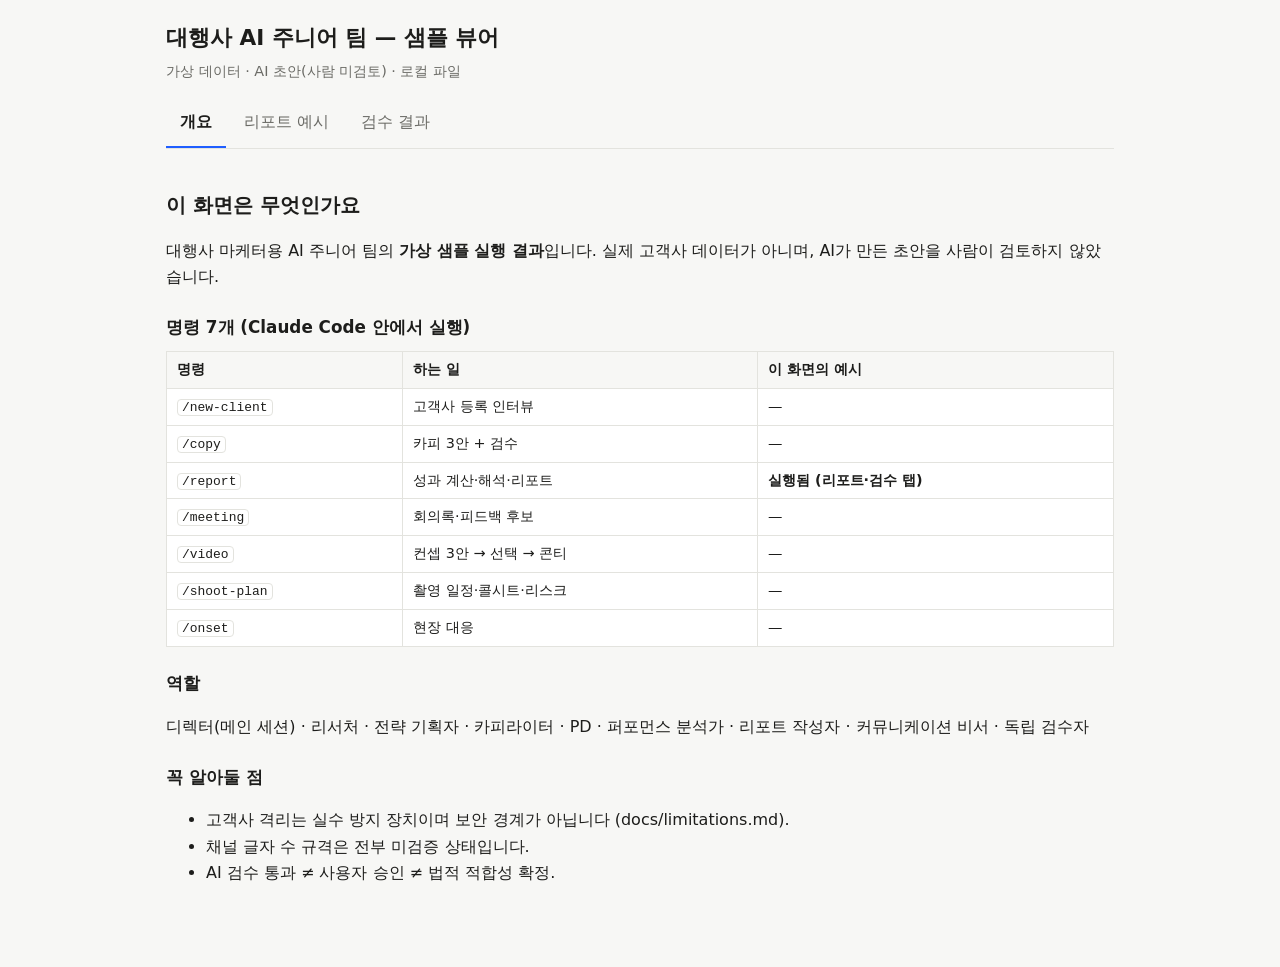
<file: docs/viewer.html>
<!doctype html><html lang="ko"><head><meta charset="utf-8"><meta name="viewport" content="width=device-width,initial-scale=1">
<title>AI 주니어 팀 샘플 뷰어</title><style>
:root{--bg:#f7f7f5;--fg:#1d1d1b;--mut:#6b6b66;--card:#fff;--line:#e3e3de;--acc:#1f5eff}
@media(prefers-color-scheme:dark){:root{--bg:#161614;--fg:#ececea;--mut:#9a9a94;--card:#201f1d;--line:#34332f;--acc:#7da2ff}}
*{box-sizing:border-box}body{margin:0;background:var(--bg);color:var(--fg);font:16px/1.65 system-ui,'Malgun Gothic',sans-serif}
header{padding:20px 16px 0;max-width:980px;margin:auto}h1{font-size:1.35rem;margin:0 0 4px}.sub{color:var(--mut);font-size:.9rem}
.tabs{display:flex;gap:4px;margin-top:16px;border-bottom:1px solid var(--line);overflow-x:auto}
.tabs button{background:none;border:0;padding:10px 14px;color:var(--mut);font:inherit;cursor:pointer;border-bottom:2px solid transparent;white-space:nowrap}
.tabs button.on{color:var(--fg);border-color:var(--acc);font-weight:600}
main{max-width:980px;margin:auto;padding:8px 16px 64px}section{display:none}section.on{display:block}
h2{font-size:1.25rem;margin:1.6em 0 .4em}h3{font-size:1.05rem;margin:1.4em 0 .3em}h4{font-size:.95rem}
.tw{overflow-x:auto;margin:.6em 0}table{border-collapse:collapse;width:100%;font-size:.9rem;background:var(--card)}
th,td{border:1px solid var(--line);padding:6px 10px;text-align:left;vertical-align:top}th{background:var(--bg);font-weight:600}
code{background:var(--card);border:1px solid var(--line);border-radius:4px;padding:0 4px;font-size:.9em}
blockquote{margin:.6em 0;padding:4px 12px;border-left:3px solid var(--acc);color:var(--mut)}
.kp{display:grid;grid-template-columns:repeat(auto-fit,minmax(130px,1fr));gap:10px;margin:16px 0}
.k{background:var(--card);border:1px solid var(--line);border-radius:8px;padding:10px 12px}.k span{display:block;color:var(--mut);font-size:.78rem}.k b{font-size:1.3rem}
.warn{background:var(--card);border:1px solid var(--line);border-left:3px solid #d98e00;padding:8px 12px;border-radius:6px;font-size:.9rem}
</style></head><body><header><h1>대행사 AI 주니어 팀 — 샘플 뷰어</h1>
<div class="sub">가상 데이터 · AI 초안(사람 미검토) · 로컬 파일</div>
<div class="tabs"><button class="on" data-t="a">개요</button><button data-t="b">리포트 예시</button><button data-t="c">검수 결과</button></div></header>
<main><section id="a" class="on">
<h2>이 화면은 무엇인가요</h2>
<p>대행사 마케터용 AI 주니어 팀의 <b>가상 샘플 실행 결과</b>입니다. 실제 고객사 데이터가 아니며, AI가 만든 초안을 사람이 검토하지 않았습니다.</p>
<h3>명령 7개 (Claude Code 안에서 실행)</h3>
<div class='tw'><table><thead><tr><th>명령</th><th>하는 일</th><th>이 화면의 예시</th></tr></thead><tbody>
<tr><td><code>/new-client</code></td><td>고객사 등록 인터뷰</td><td>—</td></tr>
<tr><td><code>/copy</code></td><td>카피 3안 + 검수</td><td>—</td></tr>
<tr><td><code>/report</code></td><td>성과 계산·해석·리포트</td><td><b>실행됨 (리포트·검수 탭)</b></td></tr>
<tr><td><code>/meeting</code></td><td>회의록·피드백 후보</td><td>—</td></tr>
<tr><td><code>/video</code></td><td>컨셉 3안 → 선택 → 콘티</td><td>—</td></tr>
<tr><td><code>/shoot-plan</code></td><td>촬영 일정·콜시트·리스크</td><td>—</td></tr>
<tr><td><code>/onset</code></td><td>현장 대응</td><td>—</td></tr></tbody></table></div>
<h3>역할</h3><p>디렉터(메인 세션) · 리서처 · 전략 기획자 · 카피라이터 · PD · 퍼포먼스 분석가 · 리포트 작성자 · 커뮤니케이션 비서 · 독립 검수자</p>
<h3>꼭 알아둘 점</h3><ul>
<li>고객사 격리는 실수 방지 장치이며 보안 경계가 아닙니다 (docs/limitations.md).</li>
<li>채널 글자 수 규격은 전부 미검증 상태입니다.</li>
<li>AI 검수 통과 ≠ 사용자 승인 ≠ 법적 적합성 확정.</li></ul>
</section>
<section id="b"><div class="kp"><div class='k'><span>CTR %</span><b>2.00</b></div><div class='k'><span>CPC 원</span><b>289.23</b></div><div class='k'><span>CPM 원</span><b>5,796.02</b></div><div class='k'><span>CVR % (분모=클릭)</span><b>3.97</b></div><div class='k'><span>CPA 원</span><b>7,282.47</b></div><div class='k'><span>ROAS %</span><b>199.11</b></div></div><div class="warn">2026-09 (30일) 지표, 가상 샘플 데이터. 어트리뷰션·채널 간 중복은 미확인입니다.</div><h2>성과 리포트 — 2026-09 (2026-09-01 ~ 2026-09-30, 비교: 2026-08 전체)</h2>
<p>고객사: demo-cafe / 프로젝트: general / 작업 ID: report-20261021 / 상태: 초안 (사용자 승인 전)</p>
<h3>1. 요약 (3줄 이내)</h3>
<ol><li>9월 전체 비율 지표는 8월과 사실상 같습니다(CTR +0.01%p, CVR +0.01%p, ROAS +0.31%p, CPA -0.16%). 기간 길이가 달라(30일 vs 31일) 총량 증감은 해석하지 않았습니다.</li><li>채널 격차가 큽니다. naver-search는 CPA 5,469.03 / ROAS 265.13 / CTR 4.38, meta-ads는 CPA 16,420.78 / ROAS 88.30 / CTR 1.14입니다.</li><li>어트리뷰션 기준이 미확인이고 채널 간 전환·매출 중복 가능성이 있어, 전체 합산값은 실제보다 크게 보일 수 있습니다. 채널별 8월 값이 없어 채널 내부의 월 대비 변화는 확인할 수 없습니다.</li></ol>
<h3>2. 데이터 범위와 한계</h3>
<p><b>데이터 범위</b></p>
<ul><li>기간: 2026-09-01 ~ 09-30(30일). 비교 기간: 2026-08-01 ~ 08-31(31일, 전체).</li><li>광고비는 VAT 포함, 데이터는 확정(finalized), 전환 = 앱 주문 완료, CVR 분모 = 클릭.</li><li>제외·플래그 행 없음, 분모 0(N/A) 없음.</li></ul>
<p><b>경고·제한 (분석 결과 그대로)</b></p>
<ul><li>경고: 어트리뷰션 기준 미확인.</li><li>경고: 채널 간 전환·매출 중복 가능성. 각 매체가 자체 기준으로 집계한 값을 합산하면 실제보다 클 수 있습니다. 전체 전환 308건, 매출 4,466,000, ROAS 199.11은 중복 가능성이 있는 합산값입니다.</li><li>제한: 기간 길이 불일치(30일 vs 31일). 총량(광고비·전환 등) 증감은 비교 근거로 쓰지 않고 일평균·비율 지표만 참고합니다.</li><li>제한: 채널별 8월 값이 없어 채널 내부의 월 대비 변화는 확인할 수 없습니다.</li><li>미확인: 매출의 VAT 기준(광고비는 VAT 포함이므로 ROAS의 분자·분모 기준이 다를 수 있음).</li></ul>
<h3>3. 계산으로 확인된 사실</h3>
<p><b>전체 (비율·단가 지표)</b></p>
<div class='tw'><table><thead><tr><th>지표</th><th>9월</th><th>8월</th><th>증감</th></tr></thead><tbody><tr><td>CTR</td><td>2.00</td><td>2.00</td><td>+0.01 %p</td></tr><tr><td>CPC</td><td>289.23</td><td>288.93</td><td>+0.10 %</td></tr><tr><td>CPM</td><td>5,796.02</td><td>5,767.10</td><td>+0.50 %</td></tr><tr><td>CVR</td><td>3.97</td><td>3.96</td><td>+0.01 %p</td></tr><tr><td>CPA</td><td>7,282.47</td><td>7,293.92</td><td>-0.16 %</td></tr><tr><td>ROAS</td><td>199.11</td><td>198.80</td><td>+0.31 %p</td></tr></tbody></table></div>
<p><b>9월 전체 총량 (비교 근거로 사용하지 않음, 중복 가능성 있는 합산값 포함)</b></p>
<div class='tw'><table><thead><tr><th>항목</th><th>9월</th><th>8월</th><th>증감</th></tr></thead><tbody><tr><td>노출</td><td>386,990</td><td>-</td><td>미사용(30일 vs 31일)</td></tr><tr><td>클릭</td><td>7,755</td><td>-</td><td>미사용</td></tr><tr><td>광고비</td><td>2,243,000</td><td>-</td><td>미사용</td></tr><tr><td>전환</td><td>308</td><td>-</td><td>미사용</td></tr><tr><td>매출</td><td>4,466,000</td><td>-</td><td>미사용</td></tr></tbody></table></div>
<p>일평균(스크립트 산출): 광고비 9월 74,766.67 / 8월 73,174.52, 전환 9월 10.27 / 8월 10.03. 일평균 증감률은 스크립트가 산출하지 않아 기재하지 않습니다(추가 계산 필요).</p>
<p><b>9월 채널별 (8월 채널별 값 없음)</b></p>
<div class='tw'><table><thead><tr><th>채널</th><th>광고비</th><th>클릭</th><th>전환</th><th>매출</th><th>CTR</th><th>CPC</th><th>CPM</th><th>CVR</th><th>CPA</th><th>ROAS</th></tr></thead><tbody><tr><td>meta-ads</td><td>837,460</td><td>3,221</td><td>51</td><td>739,500</td><td>1.14</td><td>260.00</td><td>2,954.06</td><td>1.58</td><td>16,420.78</td><td>88.30</td></tr><tr><td>naver-search</td><td>1,405,540</td><td>4,534</td><td>257</td><td>3,726,500</td><td>4.38</td><td>310.00</td><td>13,580.75</td><td>5.67</td><td>5,469.03</td><td>265.13</td></tr></tbody></table></div>
<h3>4. 데이터에서 관찰된 변화</h3>
<ul><li>전체 비율·단가 지표(CTR, CVR, CPC, CPM, CPA, ROAS)의 8월 대비 변화는 모두 매우 작습니다. 이 데이터만으로 의미 있는 변화라고 단정할 근거는 없습니다.</li><li>채널 간 격차는 뚜렷합니다. naver-search는 CTR·CVR·ROAS가 높고 CPA가 낮으며, meta-ads는 반대입니다. 다만 중복 가능성과 어트리뷰션 미확인 때문에 격차의 크기는 조심해서 해석해야 합니다.</li><li>meta-ads는 CPC(260.00)가 naver-search(310.00)보다 낮지만 CPA는 더 높습니다.</li><li>채널 내부의 월 대비 변화는 확인할 수 없습니다.</li></ul>
<h3>5. 원인 가설과 근거 (모두 가설, 검증 전)</h3>
<ul><li>가설 A: 채널 역할이 다를 수 있습니다(naver-search는 검색 의도 수요, meta-ads는 구매 의도가 낮은 트래픽일 가능성). 근거: CTR·CVR 격차. 한계: 타깃팅·크리에이티브 데이터 없음.</li><li>가설 B: meta-ads의 CPA가 높은 원인은 클릭 단가보다 클릭 이후 전환율일 수 있습니다. 근거: CPC는 더 낮은데 CPA는 더 높음. 한계: 퍼널 데이터 없음.</li><li>가설 C: 매체별 어트리뷰션 방식 차이가 격차를 키웠을 수 있습니다(기준 미확인).</li><li>월 대비 변화가 거의 없는 이유는 이 데이터로 설명할 수 없습니다. 시즌·프로모션·경쟁사 등을 원인으로 단정하지 않습니다.</li></ul>
<h3>6. 가설 검증에 필요한 추가 데이터</h3>
<ul><li>매체별 어트리뷰션 설정, 앱 주문 완료 이벤트 정의의 매체 간 일치 여부</li><li>채널별 2026-08 데이터</li><li>앱 주문 DB/MMP 대조 실제 주문 수(채널 간 중복 확인)</li><li>meta-ads 캠페인·광고세트·크리에이티브별, naver-search 키워드별 성과</li><li>클릭 이후 퍼널 데이터</li><li>재고·시즌·프로모션·가격 변경, 예산·입찰 변경 이력</li><li>매출의 VAT 기준 확인</li></ul>
<h3>7. 권장 액션</h3>
<p>아래는 모두 검토 제안입니다. 광고 집행·예산 변경은 실행하지 않았으며, 고객사 결정 전까지 실행 대상이 아닙니다.</p>
<div class='tw'><table><thead><tr><th>액션</th><th>담당자(후보)</th><th>기한(후보)</th><th>성공 판단 지표</th></tr></thead><tbody><tr><td>매체별 어트리뷰션 설정과 전환 이벤트 정의 확인</td><td>미정(고객사 마케팅 담당 후보)</td><td>미정</td><td>매체별 기준 문서화 및 일치 여부 판정</td></tr><tr><td>앱 주문 DB/MMP 대조로 실제 주문 수·중복 규모 확인</td><td>미정(고객사 데이터 담당 후보)</td><td>미정</td><td>합산 전환 308건 대비 실제 주문 수 확인</td></tr><tr><td>채널별 2026-08 데이터 확보 후 재분석 요청(분석가 전달)</td><td>미정(대행사 분석 담당 후보)</td><td>미정</td><td>채널 내부 월 대비 비교표 작성 가능</td></tr><tr><td>meta-ads 캠페인·크리에이티브별, naver-search 키워드별 성과 추출</td><td>미정</td><td>미정</td><td>채널 격차 원인 가설 A, B의 지지 또는 기각</td></tr><tr><td>채널 간 예산 배분 조정 여부 검토 제안(중복·어트리뷰션 확인 후 판단. 실행 아님)</td><td>미정(고객사 의사결정자 후보)</td><td>미정</td><td>중복 보정 후에도 채널 간 CPA·ROAS 격차 유지 여부</td></tr></tbody></table></div>
<h3>출처·입력 파일</h3>
<ul><li>clients/demo-cafe/data/processed/analysis-2026-09-01_2026-09-30-v1.json / .md</li><li>clients/demo-cafe/projects/general/research/analysis-memo-2026-09-v1.md</li><li>스크립트 source_file: data/raw/ads-2026-08_10.csv</li><li>agency/templates/report.md</li><li>활성 피드백 규칙: 없음. 브랜드 금지표현(최저가, 무조건, 다이어트) 미사용.</li></ul>
<h3>가정·미확인 사항</h3>
<ul><li>가정: 없음</li><li>미확인: 어트리뷰션 기준, 채널 간 중복, 매출 VAT 기준, 채널별 8월 값, 캠페인·크리에이티브 단위 원인, 재고·시즌·프로모션</li><li>추가 계산 필요: 일평균 증감률(스크립트 미산출)</li></ul>
<h3>검수 결과</h3>
<ul><li>상태: 초안 (AI 검수 통과 ≠ 사용자 승인 ≠ 법적 적합성 확정). 미검수.</li></ul>
<h3>사용자 결정 필요</h3>
<ul><li>권장 액션의 담당자·기한 지정 여부</li><li>채널별 8월 데이터·MMP 대조 자료를 요청할지 여부</li><li>예산 배분 검토를 어느 시점에 진행할지(실행은 별도 승인)</li></ul>
<h3>다음 행동</h3>
<ul><li>reviewer 검수 후 사용자 승인 대기</li><li>필요 시 분석가에게 일평균 증감률 및 채널별 8월 재분석 요청</li></ul></section>
<section id="c"><h2>검수 — report-2026-09-v1 (작업 ID: report-20261021)</h2>
<p>client_id: demo-cafe / project_id: general / 대상: deliverables/report-2026-09-v1.md / 상태: 초안(검수 결과)</p>
<h3>판정: PASS (기계·AI 검수 통과)</h3>
<p>필수 수정 없음. 아래 [참고] 항목은 선택 사항입니다.</p>
<h3>항목별 결과</h3>
<ol><li>수치 일치 [통과]: 전체 지표, 8월 지표, 증감(CTR +0.01%p, CVR +0.01%p, ROAS +0.31%p, CPC +0.10%, CPM +0.50%, CPA -0.16%), 총량, 채널별 표, 일평균 4개 값이 모두 분석 JSON과 일치합니다. 새 수치나 암산은 없습니다. 메타+네이버 합계(전환 51+257=308, 광고비 합계 2,243,000)는 JSON 총계와 맞습니다. 이는 눈으로 대조한 결과입니다.</li><li>warnings·limitations 노출 [통과]: 경고 2건과 제한 1건이 2절에 모두 있고, 1절에도 반영되어 있습니다. 채널별 8월 부재, 매출 VAT 미확인도 추가로 표기했습니다.</li><li>30일 vs 31일 [통과]: 총량 증감(JSON의 -1.61, -1.22 등)을 쓰지 않았고 &quot;미사용&quot;으로 표기했습니다. 일평균 증감률도 계산하지 않았습니다.</li><li>가설 표시 [통과]: 5절 제목과 항목에 &quot;가설, 검증 전&quot;을 명시했고 근거와 한계가 있습니다. 시즌·프로모션을 원인으로 단정하지 않았습니다.</li><li>템플릿 7섹션 [통과]: 섹션 1~7이 템플릿 제목 순서와 같고, 3절 표는 지표·이번·비교·증감(%, %p) 형식입니다. 권장 액션 표 열도 일치합니다. 공통 푸터 항목(출처, 가정·미확인, 검수, 결정 필요, 다음 행동)도 있습니다.</li><li>금지표현 [통과]: 최저가·무조건·다이어트와 최상급·보장 표현은 본문에 없습니다. 활성 피드백 규칙은 없고, 후보 피드백 적용 흔적도 없습니다. <code>copy_check.py</code>는 CSV 카피 전용(option,field,text)이라 이 md에는 실행할 수 없었습니다. 대신 grep으로 확인했습니다. 다른 고객사 정보 혼입은 없습니다.</li><li>집행·예산 변경 [통과]: 7절에서 &quot;실행하지 않았으며 고객사 결정 전까지 실행 대상 아님&quot;, &quot;실행 아님&quot;이라고 명시했습니다. 했다고 쓴 곳은 없습니다. 담당자·기한은 &quot;미정(후보)&quot;입니다.</li><li>사용자 제공 사실 [통과]: VAT 포함, 확정(finalized), 전환=앱 주문 완료, 비교=2026-08(31일 전체), 어트리뷰션 미확인이 모두 맞게 반영되었습니다. 매출 VAT 기준은 &quot;미확인&quot;으로 구분했습니다.</li></ol>
<h3>참고 (선택, 심각/보통 없음)</h3>
<ul><li>[참고] 91행: 금지표현 3개를 그대로 나열했습니다. 고객사 전달본에서 문구 스캔에 걸릴 수 있으니 &quot;브랜드 금지표현 미사용&quot;으로만 써도 됩니다.</li><li>[참고] 1절 요약의 각 항목이 길어 &quot;3줄 이내&quot; 취지에는 빠듯합니다. 내용상 문제는 아닙니다.</li><li>[참고] 1절 &quot;사실상 같습니다&quot;, &quot;격차가 큽니다&quot;는 해석 표현입니다. 근거(변화폭 0.01%p대, 채널 지표 격차)와 한계 문구가 함께 있어 허용 범위로 판단했습니다.</li><li>[참고] 3절 ROAS 증감을 &quot;%p&quot;로 표기한 것은 JSON의 단위 표기와 같습니다.</li></ul>
<h3>출처·입력 파일</h3>
<ul><li>clients/demo-cafe/data/processed/analysis-2026-09-01_2026-09-30-v1.json</li><li>clients/demo-cafe/projects/general/research/analysis-memo-2026-09-v1.md</li><li>clients/demo-cafe/brand.md, agency/templates/report.md</li><li>별도 <code>ad_report.py</code> 재실행은 하지 않았습니다. JSON과의 대조만 했습니다. 필요하면 디렉터가 재실행을 요청해 주세요.</li></ul>
<h3>가정·미확인</h3>
<ul><li>가정: 없음</li><li>미확인: 어트리뷰션, 채널 간 중복, 매출 VAT 기준 (리포트에 이미 반영됨)</li></ul>
<h3>사용자 결정 필요</h3>
<ul><li>리포트의 사용자 결정 3건(담당자·기한, 추가 자료 요청, 예산 배분 검토 시점)은 그대로 유효합니다.</li></ul>
<h3>다음 행동</h3>
<ul><li>디렉터가 상태를 갱신하고 사용자 승인을 요청합니다.</li></ul>
<p>이 판정은 사용자 승인이나 법적 적합성 확정이 아닙니다.</p></section></main>
<script>document.querySelectorAll('.tabs button').forEach(b=>b.onclick=()=>{document.querySelectorAll('.tabs button,section').forEach(e=>e.classList.remove('on'));b.classList.add('on');document.getElementById(b.dataset.t).classList.add('on')})</script>
</body></html>
</file>
